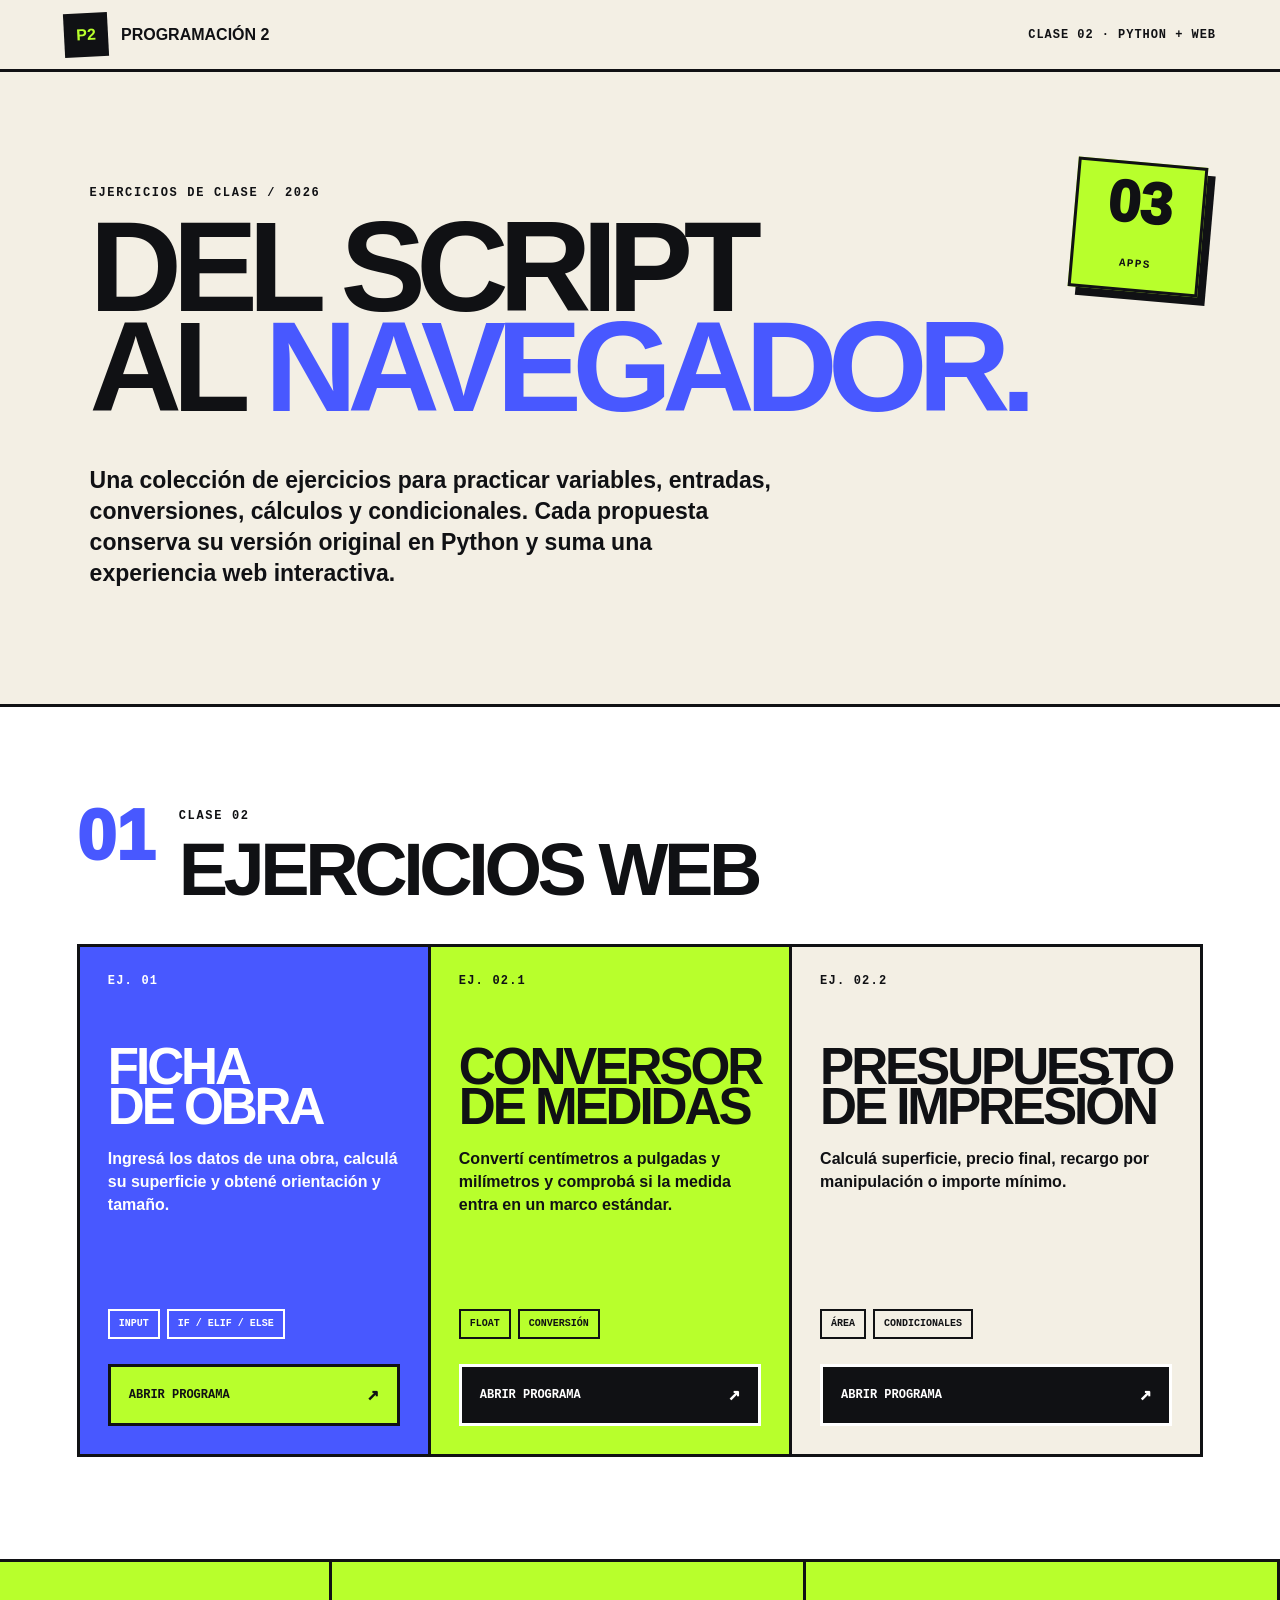
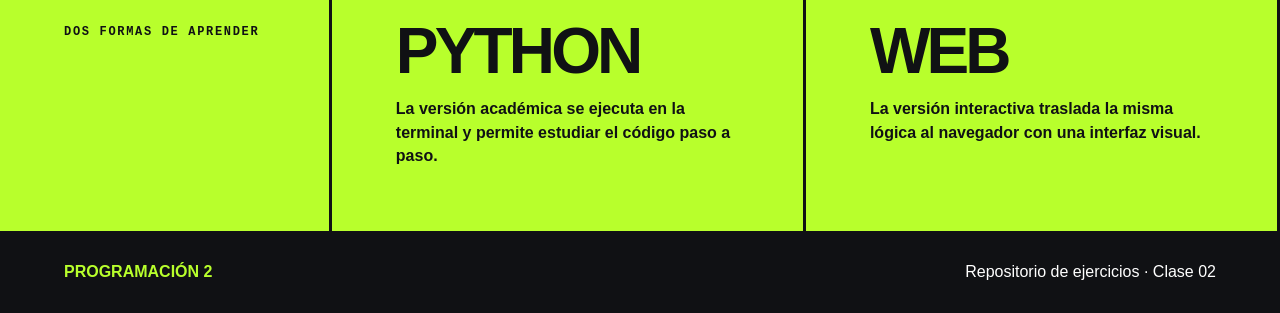
<file: index.html>
<!doctype html>
<html lang="es">
<head>
  <meta charset="utf-8">
  <meta name="viewport" content="width=device-width, initial-scale=1">
  <meta name="description" content="Ejercicios y versiones web de Programación 2.">
  <title>Programación 2 · Ejercicios web</title>
  <link rel="stylesheet" href="./styles.css">
</head>
<body>
  <header class="topbar">
    <a class="brand" href="./" aria-label="Inicio de Programación 2">
      <span>P2</span>
      <strong>PROGRAMACIÓN 2</strong>
    </a>
    <p>CLASE 02 · PYTHON + WEB</p>
  </header>

  <main>
    <section class="hero">
      <p class="eyebrow">EJERCICIOS DE CLASE / 2026</p>
      <h1>DEL SCRIPT<br>AL <em>NAVEGADOR.</em></h1>
      <p class="intro">Una colección de ejercicios para practicar variables, entradas, conversiones, cálculos y condicionales. Cada propuesta conserva su versión original en Python y suma una experiencia web interactiva.</p>
      <div class="stamp" aria-hidden="true">03<br><small>APPS</small></div>
    </section>

    <section class="catalog" aria-labelledby="catalog-title">
      <div class="section-heading">
        <span>01</span>
        <div>
          <p class="eyebrow">CLASE 02</p>
          <h2 id="catalog-title">EJERCICIOS WEB</h2>
        </div>
      </div>

      <div class="cards">
        <article class="card card-blue">
          <p class="number">EJ. 01</p>
          <h3>FICHA<br>DE OBRA</h3>
          <p>Ingresá los datos de una obra, calculá su superficie y obtené orientación y tamaño.</p>
          <div class="tags"><span>INPUT</span><span>IF / ELIF / ELSE</span></div>
          <a href="./clase-02/ficha_obra_web/">ABRIR PROGRAMA <b>↗</b></a>
        </article>

        <article class="card card-acid">
          <p class="number">EJ. 02.1</p>
          <h3>CONVERSOR<br>DE MEDIDAS</h3>
          <p>Convertí centímetros a pulgadas y milímetros y comprobá si la medida entra en un marco estándar.</p>
          <div class="tags"><span>FLOAT</span><span>CONVERSIÓN</span></div>
          <a href="./clase-02/conversor_web/">ABRIR PROGRAMA <b>↗</b></a>
        </article>

        <article class="card card-paper">
          <p class="number">EJ. 02.2</p>
          <h3>PRESUPUESTO<br>DE IMPRESIÓN</h3>
          <p>Calculá superficie, precio final, recargo por manipulación o importe mínimo.</p>
          <div class="tags"><span>ÁREA</span><span>CONDICIONALES</span></div>
          <a href="./clase-02/presupuesto_web/">ABRIR PROGRAMA <b>↗</b></a>
        </article>
      </div>
    </section>

    <section class="how">
      <p class="eyebrow">DOS FORMAS DE APRENDER</p>
      <div>
        <h2>PYTHON</h2>
        <p>La versión académica se ejecuta en la terminal y permite estudiar el código paso a paso.</p>
      </div>
      <div>
        <h2>WEB</h2>
        <p>La versión interactiva traslada la misma lógica al navegador con una interfaz visual.</p>
      </div>
    </section>
  </main>

  <footer>
    <strong>PROGRAMACIÓN 2</strong>
    <p>Repositorio de ejercicios · Clase 02</p>
  </footer>
</body>
</html>
</file>
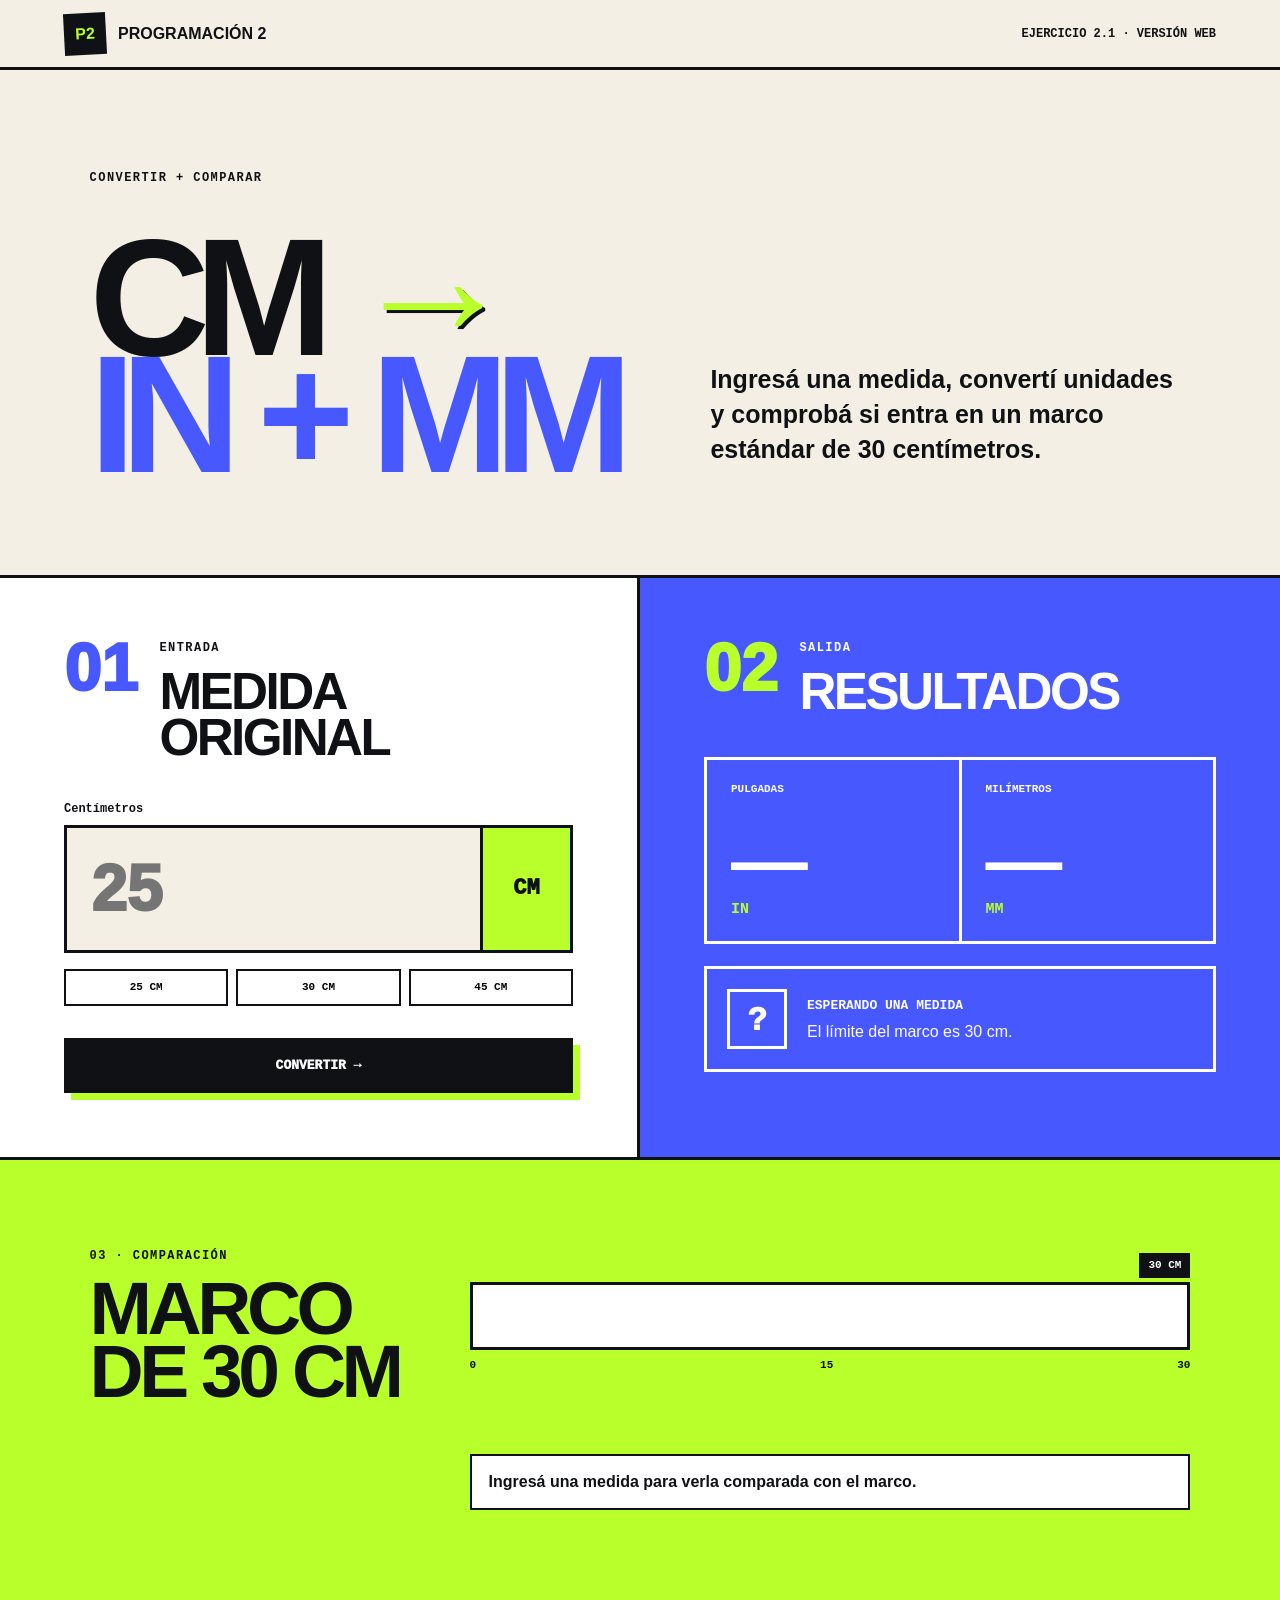
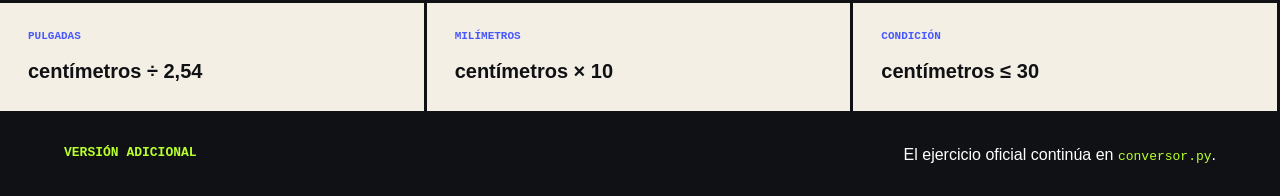
<file: clase-02/conversor_web/index.html>
<!doctype html>
<html lang="es">
<head>
  <meta charset="UTF-8">
  <meta name="viewport" content="width=device-width, initial-scale=1.0">
  <meta name="description" content="Conversor web de centímetros a pulgadas y milímetros.">
  <title>Conversor de medidas · Programación 2</title>
  <link rel="stylesheet" href="styles.css">
</head>
<body>
  <header class="topbar">
    <a class="brand" href="../ficha_obra_web/index.html"><span>P2</span> PROGRAMACIÓN 2</a>
    <p>EJERCICIO 2.1 · VERSIÓN WEB</p>
  </header>

  <main>
    <section class="hero">
      <p class="eyebrow">CONVERTIR + COMPARAR</p>
      <h1>CM <i>→</i><br><em>IN + MM</em></h1>
      <p>Ingresá una medida, convertí unidades y comprobá si entra en un marco estándar de 30 centímetros.</p>
    </section>

    <section class="converter" aria-label="Conversor de medidas">
      <form id="converter-form">
        <div class="step"><span>01</span><div><p class="eyebrow">ENTRADA</p><h2>MEDIDA ORIGINAL</h2></div></div>
        <label for="centimetros">Centímetros</label>
        <div class="measurement-input">
          <input id="centimetros" name="centimetros" type="number" min="0.01" step="0.01" placeholder="25" required>
          <b>CM</b>
        </div>
        <div class="quick-values" aria-label="Medidas de ejemplo">
          <button type="button" data-value="25">25 CM</button>
          <button type="button" data-value="30">30 CM</button>
          <button type="button" data-value="45">45 CM</button>
        </div>
        <p id="error" class="error" role="alert" hidden></p>
        <button class="convert-button" type="submit">CONVERTIR →</button>
      </form>

      <section class="results" aria-live="polite">
        <div class="step"><span>02</span><div><p class="eyebrow">SALIDA</p><h2>RESULTADOS</h2></div></div>
        <div class="result-grid">
          <article><span>PULGADAS</span><strong id="pulgadas">—</strong><small>IN</small></article>
          <article><span>MILÍMETROS</span><strong id="milimetros">—</strong><small>MM</small></article>
        </div>
        <div id="status" class="status waiting">
          <span id="status-symbol">?</span>
          <div><b id="status-title">ESPERANDO UNA MEDIDA</b><p id="status-text">El límite del marco es 30 cm.</p></div>
        </div>
      </section>
    </section>

    <section class="frame-check">
      <div class="frame-heading"><p class="eyebrow">03 · COMPARACIÓN</p><h2>MARCO DE 30 CM</h2></div>
      <div class="scale">
        <div class="scale-track"><i id="measure-bar"></i><span class="limit">30 CM</span></div>
        <div class="scale-labels"><span>0</span><span>15</span><span>30</span></div>
      </div>
      <p id="comparison-copy">Ingresá una medida para verla comparada con el marco.</p>
    </section>

    <aside class="formula">
      <div><span>PULGADAS</span><b>centímetros ÷ 2,54</b></div>
      <div><span>MILÍMETROS</span><b>centímetros × 10</b></div>
      <div><span>CONDICIÓN</span><b>centímetros ≤ 30</b></div>
    </aside>
  </main>

  <footer><span>VERSIÓN ADICIONAL</span><p>El ejercicio oficial continúa en <code>conversor.py</code>.</p></footer>
  <script src="app.js"></script>
</body>
</html>
</file>
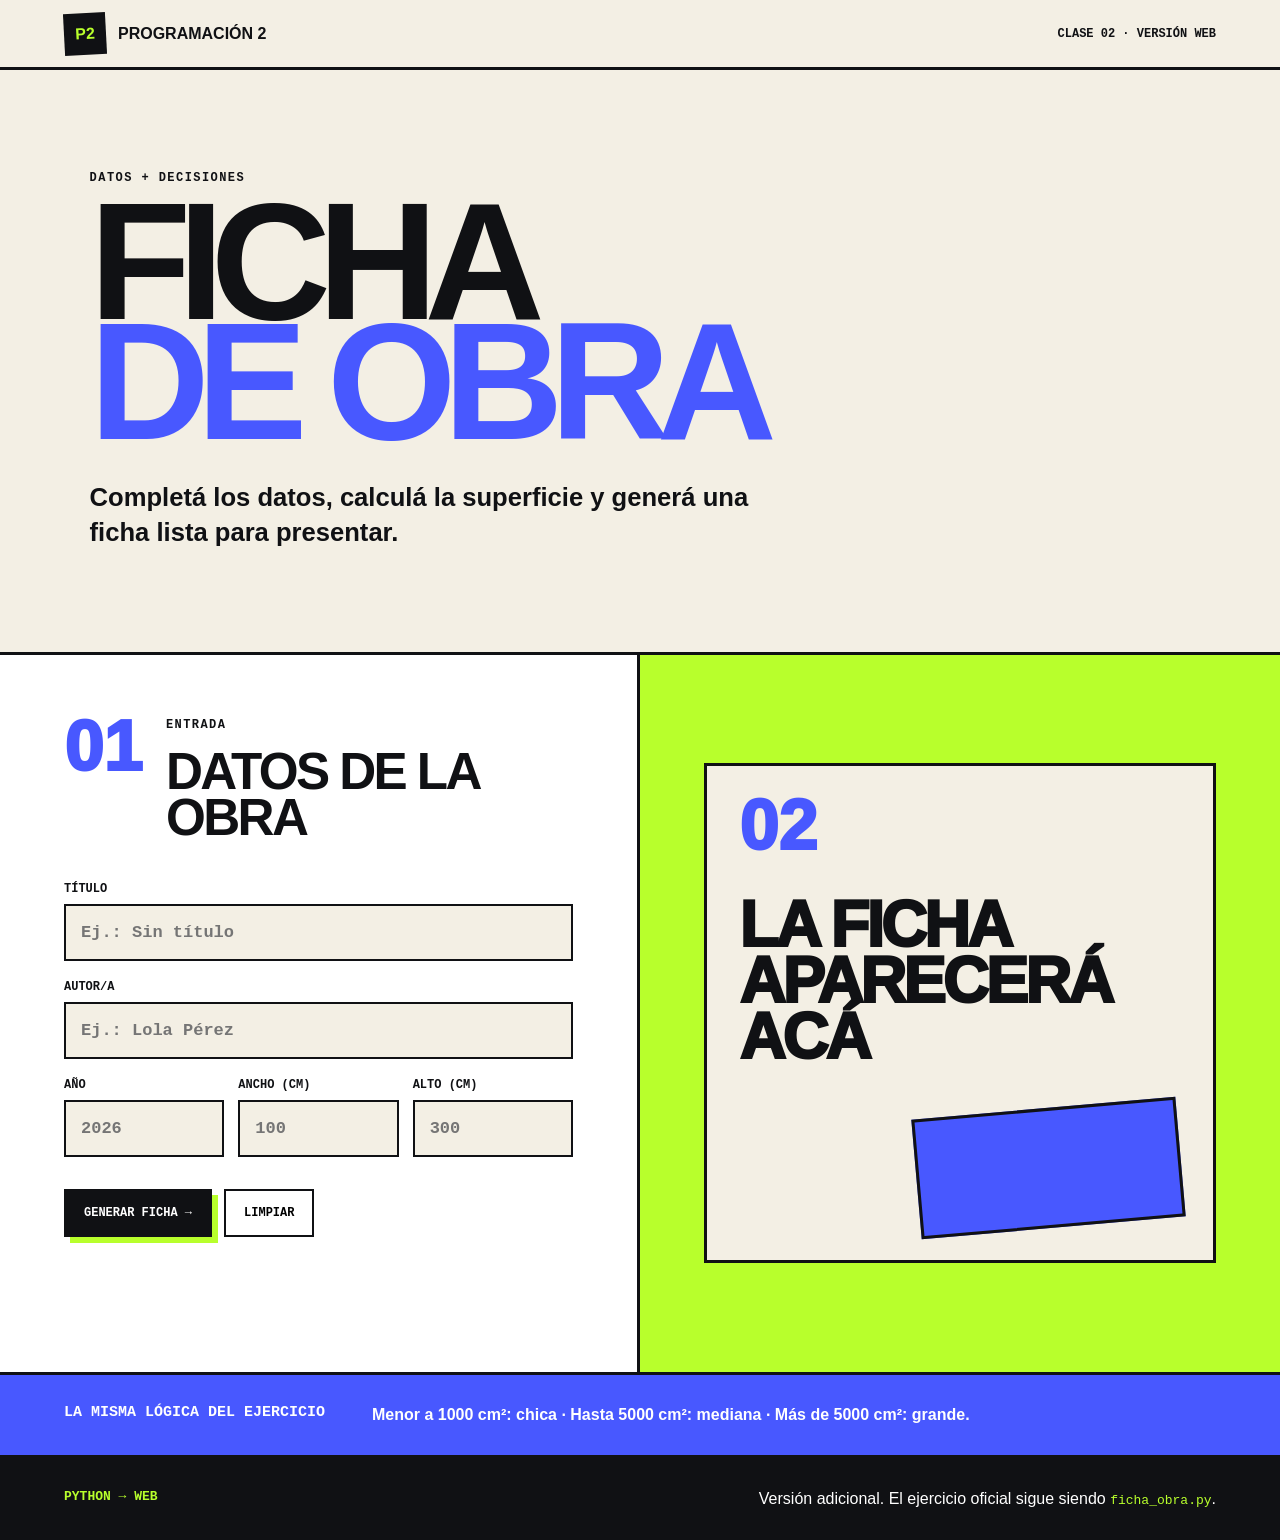
<file: clase-02/ficha_obra_web/index.html>
<!doctype html>
<html lang="es">
<head>
  <meta charset="UTF-8">
  <meta name="viewport" content="width=device-width, initial-scale=1.0">
  <meta name="description" content="Generador web de fichas técnicas de obra.">
  <title>Ficha de obra · Programación 2</title>
  <link rel="stylesheet" href="styles.css">
</head>
<body>
  <header class="topbar">
    <div class="brand"><span>P2</span> PROGRAMACIÓN 2</div>
    <p>CLASE 02 · VERSIÓN WEB</p>
  </header>

  <main>
    <section class="hero">
      <p class="eyebrow">DATOS + DECISIONES</p>
      <h1>FICHA<br><em>DE OBRA</em></h1>
      <p class="intro">Completá los datos, calculá la superficie y generá una ficha lista para presentar.</p>
    </section>

    <section class="workspace" aria-label="Generador de ficha técnica">
      <form id="obra-form">
        <div class="form-heading">
          <span>01</span>
          <div><p class="eyebrow">ENTRADA</p><h2>DATOS DE LA OBRA</h2></div>
        </div>

        <label>Título<input id="titulo" name="titulo" type="text" placeholder="Ej.: Sin título" required></label>
        <label>Autor/a<input id="autor" name="autor" type="text" placeholder="Ej.: Lola Pérez" required></label>
        <div class="field-row">
          <label>Año<input id="anio" name="anio" type="number" min="0" max="9999" placeholder="2026" required></label>
          <label>Ancho (cm)<input id="ancho" name="ancho" type="number" min="0.01" step="0.01" placeholder="100" required></label>
          <label>Alto (cm)<input id="alto" name="alto" type="number" min="0.01" step="0.01" placeholder="300" required></label>
        </div>
        <p id="form-error" class="error" role="alert" hidden></p>
        <div class="actions">
          <button class="primary" type="submit">GENERAR FICHA →</button>
          <button class="secondary" id="reset-button" type="reset">LIMPIAR</button>
        </div>
      </form>

      <section id="resultado" class="result" aria-live="polite">
        <div class="empty-result" id="empty-result">
          <span>02</span>
          <p>LA FICHA APARECERÁ ACÁ</p>
          <div class="shape"></div>
        </div>

        <article id="obra-card" class="obra-card" hidden>
          <div class="card-label">FICHA TÉCNICA · P2</div>
          <div class="art-preview" id="art-preview"><span id="preview-orientation">HORIZONTAL</span></div>
          <h2 id="resultado-titulo"></h2>
          <p class="author" id="resultado-autor"></p>
          <dl>
            <div><dt>AÑO</dt><dd id="resultado-anio"></dd></div>
            <div><dt>DIMENSIONES</dt><dd id="resultado-dimensiones"></dd></div>
            <div><dt>ÁREA</dt><dd id="resultado-area"></dd></div>
            <div><dt>ORIENTACIÓN</dt><dd id="resultado-orientacion"></dd></div>
            <div><dt>TAMAÑO</dt><dd id="resultado-tamanio"></dd></div>
          </dl>
        </article>
      </section>
    </section>

    <aside class="logic-note">
      <b>LA MISMA LÓGICA DEL EJERCICIO</b>
      <p>Menor a 1000 cm²: chica · Hasta 5000 cm²: mediana · Más de 5000 cm²: grande.</p>
    </aside>
  </main>

  <footer><span>PYTHON → WEB</span><p>Versión adicional. El ejercicio oficial sigue siendo <code>ficha_obra.py</code>.</p></footer>
  <script src="app.js"></script>
</body>
</html>
</file>
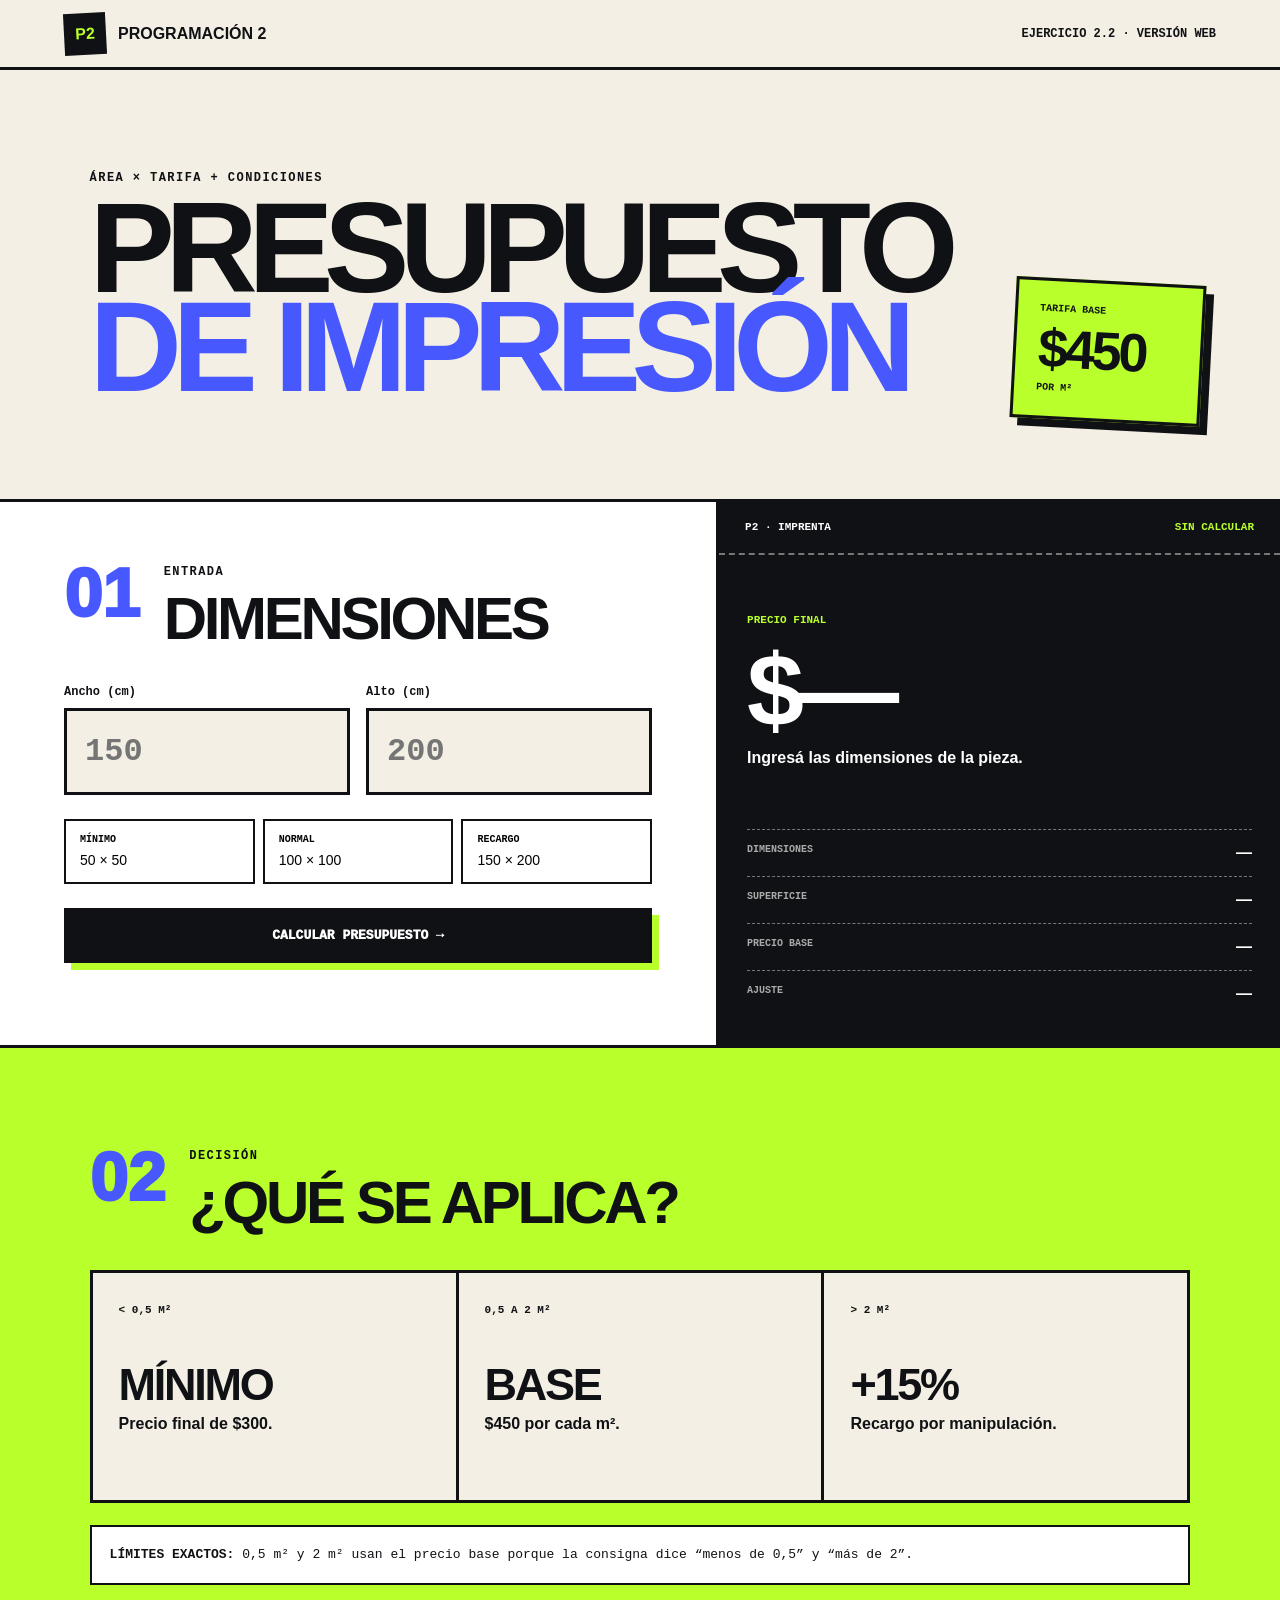
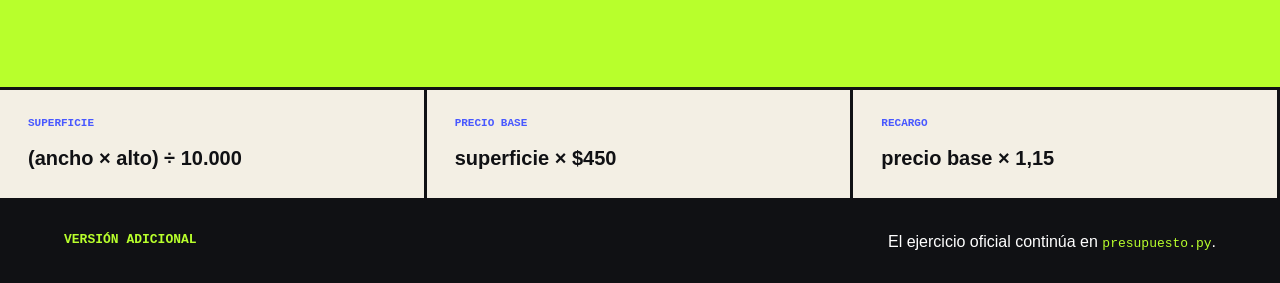
<file: clase-02/presupuesto_web/index.html>
<!doctype html>
<html lang="es">
<head>
  <meta charset="UTF-8">
  <meta name="viewport" content="width=device-width, initial-scale=1.0">
  <meta name="description" content="Calculadora web de presupuestos de impresión.">
  <title>Presupuesto de impresión · Programación 2</title>
  <link rel="stylesheet" href="styles.css">
</head>
<body>
  <header class="topbar">
    <a class="brand" href="../conversor_web/index.html"><span>P2</span> PROGRAMACIÓN 2</a>
    <p>EJERCICIO 2.2 · VERSIÓN WEB</p>
  </header>

  <main>
    <section class="hero">
      <p class="eyebrow">ÁREA × TARIFA + CONDICIONES</p>
      <h1>PRESUPUESTO<br><em>DE IMPRESIÓN</em></h1>
      <div class="rate"><span>TARIFA BASE</span><strong>$450</strong><small>POR M²</small></div>
    </section>

    <section class="calculator" aria-label="Calculadora de presupuesto">
      <form id="budget-form">
        <div class="section-title"><span>01</span><div><p class="eyebrow">ENTRADA</p><h2>DIMENSIONES</h2></div></div>
        <div class="field-grid">
          <label>Ancho (cm)<input id="ancho" type="number" min="0.01" step="0.01" placeholder="150" required></label>
          <label>Alto (cm)<input id="alto" type="number" min="0.01" step="0.01" placeholder="200" required></label>
        </div>
        <div class="presets" aria-label="Ejemplos rápidos">
          <button type="button" data-width="50" data-height="50"><b>MÍNIMO</b><span>50 × 50</span></button>
          <button type="button" data-width="100" data-height="100"><b>NORMAL</b><span>100 × 100</span></button>
          <button type="button" data-width="150" data-height="200"><b>RECARGO</b><span>150 × 200</span></button>
        </div>
        <p id="error" class="error" role="alert" hidden></p>
        <button class="calculate" type="submit">CALCULAR PRESUPUESTO →</button>
      </form>

      <section class="receipt" aria-live="polite">
        <div class="receipt-top"><span>P2 · IMPRENTA</span><b id="receipt-status">SIN CALCULAR</b></div>
        <div class="receipt-main">
          <p>PRECIO FINAL</p>
          <strong id="precio-final">$—</strong>
          <span id="detalle">Ingresá las dimensiones de la pieza.</span>
        </div>
        <dl>
          <div><dt>DIMENSIONES</dt><dd id="dimensiones">—</dd></div>
          <div><dt>SUPERFICIE</dt><dd id="superficie">—</dd></div>
          <div><dt>PRECIO BASE</dt><dd id="precio-base">—</dd></div>
          <div><dt>AJUSTE</dt><dd id="ajuste">—</dd></div>
        </dl>
      </section>
    </section>

    <section class="decision-map">
      <div class="section-title"><span>02</span><div><p class="eyebrow">DECISIÓN</p><h2>¿QUÉ SE APLICA?</h2></div></div>
      <div class="conditions">
        <article id="minimum-card"><span>&lt; 0,5 M²</span><h3>MÍNIMO</h3><p>Precio final de $300.</p></article>
        <article id="normal-card"><span>0,5 A 2 M²</span><h3>BASE</h3><p>$450 por cada m².</p></article>
        <article id="surcharge-card"><span>&gt; 2 M²</span><h3>+15%</h3><p>Recargo por manipulación.</p></article>
      </div>
      <p class="boundary-note"><b>LÍMITES EXACTOS:</b> 0,5 m² y 2 m² usan el precio base porque la consigna dice “menos de 0,5” y “más de 2”.</p>
    </section>

    <aside class="formula">
      <div><span>SUPERFICIE</span><b>(ancho × alto) ÷ 10.000</b></div>
      <div><span>PRECIO BASE</span><b>superficie × $450</b></div>
      <div><span>RECARGO</span><b>precio base × 1,15</b></div>
    </aside>
  </main>

  <footer><span>VERSIÓN ADICIONAL</span><p>El ejercicio oficial continúa en <code>presupuesto.py</code>.</p></footer>
  <script src="app.js"></script>
</body>
</html>
</file>
<file: styles.css>
:root{--ink:#101114;--paper:#f3efe4;--acid:#b8ff2c;--blue:#4858ff;--white:#fff}*{box-sizing:border-box}html{scroll-behavior:smooth}body{margin:0;background:var(--paper);color:var(--ink);font-family:Arial,Helvetica,sans-serif}a{color:inherit;text-decoration:none}.topbar{display:flex;justify-content:space-between;align-items:center;min-height:72px;padding:12px clamp(18px,5vw,72px);border-bottom:3px solid var(--ink);font-weight:900}.topbar p{margin:0;font:800 12px/1 monospace;letter-spacing:.08em}.brand{display:flex;align-items:center;gap:13px}.brand span{display:grid;place-items:center;width:44px;height:44px;background:var(--ink);color:var(--acid);transform:rotate(-3deg)}.eyebrow{margin:0 0 18px;font:900 12px/1 monospace;letter-spacing:.14em}.hero{position:relative;padding:clamp(62px,9vw,130px) clamp(18px,7vw,110px);border-bottom:3px solid var(--ink);overflow:hidden}.hero h1{max-width:1150px;margin:0;font-size:clamp(58px,10vw,148px);line-height:.78;letter-spacing:-.075em}.hero h1 em{color:var(--blue);font-style:normal}.intro{max-width:690px;margin:48px 0 0;font-size:clamp(17px,2vw,23px);line-height:1.35;font-weight:750}.stamp{position:absolute;right:clamp(20px,6vw,90px);top:clamp(36px,7vw,95px);display:grid;place-items:center;width:130px;height:130px;border:3px solid var(--ink);background:var(--acid);box-shadow:8px 8px 0 var(--ink);transform:rotate(5deg);font-size:58px;font-weight:950;line-height:.65}.stamp small{font:900 11px/1 monospace;letter-spacing:.12em}.catalog{padding:clamp(60px,8vw,110px) clamp(18px,6vw,92px);border-bottom:3px solid var(--ink);background:var(--white)}.section-heading{display:flex;gap:24px;align-items:flex-start;margin-bottom:45px}.section-heading>span{font-size:70px;line-height:.75;font-weight:950;color:var(--blue)}.section-heading h2{margin:0;font-size:clamp(40px,6vw,74px);line-height:.8;letter-spacing:-.06em}.cards{display:grid;grid-template-columns:repeat(3,1fr);border-top:3px solid var(--ink);border-left:3px solid var(--ink)}.card{display:flex;flex-direction:column;min-height:510px;padding:28px;border-right:3px solid var(--ink);border-bottom:3px solid var(--ink)}.card-blue{background:var(--blue);color:var(--white)}.card-acid{background:var(--acid)}.card-paper{background:var(--paper)}.number{margin:0;font:900 12px/1 monospace;letter-spacing:.1em}.card h3{margin:60px 0 20px;font-size:clamp(36px,4vw,58px);line-height:.78;letter-spacing:-.06em}.card>p:not(.number){margin:0 0 28px;line-height:1.45;font-weight:750}.tags{display:flex;flex-wrap:wrap;gap:7px;margin:auto 0 25px}.tags span{padding:8px 9px;border:2px solid currentColor;font:850 10px/1 monospace}.card a{display:flex;justify-content:space-between;align-items:center;padding:18px;border:3px solid currentColor;background:var(--ink);color:var(--white);font:900 12px/1 monospace}.card-blue a{background:var(--acid);color:var(--ink)}.card a:hover{transform:translate(-4px,-4px);box-shadow:6px 6px 0 currentColor}.card a b{font-size:20px}.how{display:grid;grid-template-columns:.7fr 1fr 1fr;background:var(--acid)}.how>*{margin:0;padding:clamp(30px,5vw,70px);border-right:3px solid var(--ink)}.how h2{margin:0 0 20px;font-size:clamp(40px,5vw,70px);line-height:.8;letter-spacing:-.06em}.how p:not(.eyebrow){margin:0;max-width:390px;font-weight:750;line-height:1.45}footer{display:flex;justify-content:space-between;gap:30px;padding:32px clamp(18px,5vw,72px);background:var(--ink);color:var(--white)}footer strong{color:var(--acid)}footer p{margin:0}@media(max-width:900px){.stamp{position:static;margin:42px 0 0}.cards,.how{grid-template-columns:1fr}.card{min-height:440px}.how>*{border-right:0;border-bottom:3px solid var(--ink)}}@media(max-width:560px){.topbar p{display:none}.hero h1{font-size:54px}.intro{margin-top:34px}.section-heading>span{font-size:48px}.card h3{margin-top:42px}footer{flex-direction:column}}@media(prefers-reduced-motion:reduce){html{scroll-behavior:auto}.card a{transition:none}}
</file>
<file: clase-02/conversor_web/styles.css>
:root { --ink:#101114; --paper:#f3efe4; --acid:#b8ff2c; --blue:#4858ff; --white:#fff; --red:#ff5c45; }
* { box-sizing:border-box; }
body { margin:0; background:var(--paper); color:var(--ink); font-family:Arial,Helvetica,sans-serif; }
a { color:inherit; text-decoration:none; }button,input { font:inherit; }.eyebrow { margin:0 0 15px; font:900 12px/1 monospace; letter-spacing:.12em; }
.topbar { display:flex; justify-content:space-between; align-items:center; min-height:70px; padding:12px clamp(18px,5vw,72px); border-bottom:3px solid var(--ink); font-weight:900; }.topbar p{margin:0;font:800 12px/1 monospace}.brand{display:flex;align-items:center;gap:12px}.brand>span{display:grid;place-items:center;width:42px;height:42px;background:var(--ink);color:var(--acid);transform:rotate(-3deg)}
.hero { display:grid; grid-template-columns:1fr minmax(260px,480px); align-items:end; gap:40px; padding:clamp(60px,8vw,120px) clamp(18px,7vw,110px); border-bottom:3px solid var(--ink); }.hero>.eyebrow{grid-column:1/-1}.hero h1{margin:0;font-size:clamp(72px,13vw,180px);line-height:.7;letter-spacing:-.09em}.hero h1 i{color:var(--acid);font-style:normal;text-shadow:3px 3px 0 var(--ink)}.hero h1 em{color:var(--blue);font-style:normal}.hero>p:last-child{margin:0 0 5px;font-size:clamp(18px,2vw,25px);line-height:1.4;font-weight:650}
.converter { display:grid; grid-template-columns:1fr 1fr; border-bottom:3px solid var(--ink); }.converter>form,.results{padding:clamp(30px,5vw,72px)}.converter>form{border-right:3px solid var(--ink);background:white}.results{background:var(--blue);color:white}.step{display:flex;gap:22px;align-items:flex-start;margin-bottom:42px}.step>span{font-size:66px;line-height:.8;font-weight:950;color:var(--blue)}.results .step>span{color:var(--acid)}.step h2{margin:0;font-size:clamp(30px,4vw,52px);line-height:.9;letter-spacing:-.05em}
label{display:block;margin-bottom:10px;font:900 12px/1 monospace}.measurement-input{display:grid;grid-template-columns:1fr auto;border:3px solid var(--ink);background:var(--paper)}.measurement-input input{min-width:0;padding:24px;border:0;outline:none;background:transparent;font-size:clamp(30px,5vw,64px);font-weight:950}.measurement-input b{display:grid;place-items:center;min-width:90px;padding:15px;border-left:3px solid var(--ink);background:var(--acid);font:950 22px/1 monospace}.measurement-input:focus-within{box-shadow:8px 8px 0 var(--blue)}.quick-values{display:flex;gap:8px;margin:16px 0 32px}.quick-values button{flex:1;padding:11px;border:2px solid var(--ink);background:white;cursor:pointer;font:900 11px/1 monospace}.quick-values button:hover{background:var(--acid)}.convert-button{width:100%;padding:18px;border:3px solid var(--ink);background:var(--ink);color:white;box-shadow:7px 7px 0 var(--acid);cursor:pointer;font:950 13px/1 monospace}.convert-button:hover{color:var(--acid)}.error{padding:14px;border:2px solid var(--ink);background:var(--red);font-weight:800}
.result-grid{display:grid;grid-template-columns:1fr 1fr;border-top:3px solid white;border-left:3px solid white}.result-grid article{min-width:0;padding:24px;border-right:3px solid white;border-bottom:3px solid white}.result-grid span{display:block;font:850 11px/1 monospace}.result-grid strong{display:block;margin:35px 0 8px;font-size:clamp(42px,6vw,78px);line-height:.8;letter-spacing:-.06em;overflow-wrap:anywhere}.result-grid small{font:900 15px/1 monospace;color:var(--acid)}.status{display:flex;gap:20px;align-items:center;margin-top:22px;padding:20px;border:3px solid white}.status>span{display:grid;place-items:center;flex:0 0 auto;width:60px;height:60px;border:3px solid currentColor;font-size:32px;font-weight:950}.status b{font:900 13px/1.2 monospace}.status p{margin:8px 0 0;line-height:1.4}.status.success{background:var(--acid);color:var(--ink);border-color:var(--ink)}.status.fail{background:var(--red);color:var(--ink);border-color:var(--ink)}
.frame-check{display:grid;grid-template-columns:330px 1fr;gap:50px;padding:clamp(55px,7vw,100px) clamp(18px,7vw,110px);border-bottom:3px solid var(--ink);background:var(--acid)}.frame-heading h2{margin:0;font-size:clamp(40px,6vw,75px);line-height:.85;letter-spacing:-.06em}.scale{align-self:center}.scale-track{position:relative;height:68px;border:3px solid var(--ink);background:white;overflow:visible}.scale-track i{display:block;width:0;height:100%;background:var(--blue);transition:width .35s ease}.limit{position:absolute;right:-3px;top:-32px;padding:7px 9px;background:var(--ink);color:white;font:900 11px/1 monospace}.scale-labels{display:flex;justify-content:space-between;margin-top:10px;font:900 11px/1 monospace}.frame-check>p{grid-column:2;margin:0;padding:17px;border:2px solid var(--ink);background:white;font-weight:750}.formula{display:grid;grid-template-columns:repeat(3,1fr);border-bottom:3px solid var(--ink)}.formula>div{display:flex;flex-direction:column;gap:18px;padding:28px;border-right:3px solid var(--ink)}.formula span{font:850 11px/1 monospace;color:var(--blue)}.formula b{font-size:20px}footer{display:flex;justify-content:space-between;gap:30px;padding:32px clamp(18px,5vw,72px);background:var(--ink);color:white}footer span{color:var(--acid);font:900 13px/1 monospace}footer p{margin:0}footer code{color:var(--acid)}
@media(max-width:850px){.hero,.converter,.frame-check{grid-template-columns:1fr}.hero>.eyebrow,.frame-check>p{grid-column:auto}.converter>form{border-right:0;border-bottom:3px solid var(--ink)}.formula{grid-template-columns:1fr}.formula>div{border-right:0;border-bottom:3px solid var(--ink)}}
@media(max-width:520px){.topbar p{display:none}.hero h1{font-size:70px}.result-grid{grid-template-columns:1fr}.quick-values{flex-direction:column}.step>span{font-size:48px}footer{flex-direction:column}}
@media(prefers-reduced-motion:reduce){.scale-track i{transition:none}}
</file>
<file: clase-02/ficha_obra_web/styles.css>
:root { --ink:#101114; --paper:#f3efe4; --acid:#b8ff2c; --blue:#4858ff; --white:#fff; --red:#ff5c45; }
* { box-sizing:border-box; }
body { margin:0; background:var(--paper); color:var(--ink); font-family:Arial,Helvetica,sans-serif; }
button,input { font:inherit; }
.topbar { display:flex; justify-content:space-between; align-items:center; min-height:70px; padding:12px clamp(18px,5vw,72px); border-bottom:3px solid var(--ink); font-weight:900; }
.topbar p { margin:0; font:800 12px/1 monospace; }.brand { display:flex; align-items:center; gap:12px; }.brand>span { display:grid; place-items:center; width:42px; height:42px; background:var(--ink); color:var(--acid); transform:rotate(-3deg); }
.hero { padding:clamp(58px,8vw,120px) clamp(18px,7vw,110px); border-bottom:3px solid var(--ink); }.eyebrow { margin:0 0 18px; font:900 12px/1 monospace; letter-spacing:.12em; }.hero h1 { margin:0; max-width:1050px; font-size:clamp(64px,13vw,180px); line-height:.72; letter-spacing:-.08em; }.hero h1 em { color:var(--blue); font-style:normal; }.intro { max-width:700px; margin:38px 0 0; font-size:clamp(18px,2vw,26px); line-height:1.35; font-weight:650; }
.workspace { display:grid; grid-template-columns:1fr 1fr; min-height:720px; border-bottom:3px solid var(--ink); }.workspace>form,.result { padding:clamp(26px,5vw,72px); }.workspace>form { border-right:3px solid var(--ink); background:white; }.form-heading { display:flex; gap:24px; align-items:flex-start; margin-bottom:42px; }.form-heading>span,.empty-result>span { font-size:70px; line-height:.8; font-weight:950; color:var(--blue); }.form-heading h2 { margin:0; font-size:clamp(30px,4vw,54px); line-height:.9; letter-spacing:-.05em; }
label { display:flex; flex-direction:column; gap:9px; margin-bottom:20px; font:850 12px/1 monospace; text-transform:uppercase; }.field-row { display:grid; grid-template-columns:repeat(3,1fr); gap:14px; }input { width:100%; padding:17px 15px; border:2px solid var(--ink); border-radius:0; background:var(--paper); outline:none; font-size:17px; }input:focus { background:white; box-shadow:5px 5px 0 var(--blue); }.actions { display:flex; flex-wrap:wrap; gap:12px; margin-top:12px; }button { padding:16px 18px; border:2px solid var(--ink); cursor:pointer; font:900 12px/1 monospace; }.primary { background:var(--ink); color:white; box-shadow:6px 6px 0 var(--acid); }.primary:hover { color:var(--acid); }.secondary { background:white; }.secondary:hover { background:var(--acid); }.error { padding:14px; border:2px solid var(--ink); background:var(--red); font-weight:800; }
.result { display:grid; place-items:center; background:var(--acid); }.empty-result { width:100%; min-height:500px; display:flex; flex-direction:column; justify-content:space-between; border:3px solid var(--ink); padding:32px; background:var(--paper); }.empty-result p { max-width:330px; margin:0; font-size:clamp(34px,5vw,64px); line-height:.88; font-weight:950; letter-spacing:-.05em; }.shape { width:60%; height:120px; align-self:flex-end; border:3px solid var(--ink); background:var(--blue); transform:rotate(-5deg); }
.obra-card { width:min(100%,620px); padding:clamp(24px,4vw,44px); border:3px solid var(--ink); background:var(--paper); box-shadow:12px 12px 0 var(--ink); }.card-label { display:inline-block; padding:8px 10px; background:var(--ink); color:var(--acid); font:900 11px/1 monospace; }.art-preview { display:grid; place-items:center; width:100%; min-height:180px; margin:28px 0; border:3px solid var(--ink); background:var(--blue); overflow:hidden; }.art-preview::before { content:""; width:45%; height:45%; border:3px solid var(--ink); background:var(--acid); transform:rotate(12deg); }.art-preview span { position:absolute; padding:7px 9px; background:var(--ink); color:white; font:850 10px/1 monospace; }.obra-card h2 { margin:0; font-size:clamp(38px,5vw,70px); line-height:.88; letter-spacing:-.06em; overflow-wrap:anywhere; }.author { margin:14px 0 30px; font-size:20px; font-weight:700; }.obra-card dl { margin:0; border-top:3px solid var(--ink); }.obra-card dl div { display:flex; justify-content:space-between; gap:20px; padding:13px 0; border-bottom:1px solid var(--ink); }.obra-card dt { font:850 11px/1.3 monospace; }.obra-card dd { margin:0; text-align:right; font-weight:850; }
.logic-note { display:grid; grid-template-columns:280px 1fr; gap:28px; padding:28px clamp(18px,5vw,72px); border-bottom:3px solid var(--ink); background:var(--blue); color:white; }.logic-note b { font:900 15px/1.3 monospace; }.logic-note p { margin:0; line-height:1.5; font-weight:650; }footer { display:flex; justify-content:space-between; gap:30px; padding:32px clamp(18px,5vw,72px); background:var(--ink); color:white; }footer span { color:var(--acid); font:900 13px/1 monospace; }footer p{margin:0;}footer code{color:var(--acid);}
@media (max-width:850px) { .workspace { grid-template-columns:1fr; }.workspace>form { border-right:0; border-bottom:3px solid var(--ink); }.field-row { grid-template-columns:1fr; }.logic-note { grid-template-columns:1fr; } }
@media (max-width:520px) { .topbar p{display:none}.hero h1{font-size:64px}.form-heading>span,.empty-result>span{font-size:50px}.workspace>form,.result{padding:26px 18px}.obra-card dl div{flex-direction:column;gap:6px}.obra-card dd{text-align:left}footer{flex-direction:column} }
@media (prefers-reduced-motion:reduce) { * { scroll-behavior:auto!important; } }
</file>
<file: clase-02/presupuesto_web/styles.css>
:root{--ink:#101114;--paper:#f3efe4;--acid:#b8ff2c;--blue:#4858ff;--white:#fff;--red:#ff5c45}*{box-sizing:border-box}body{margin:0;background:var(--paper);color:var(--ink);font-family:Arial,Helvetica,sans-serif}a{color:inherit;text-decoration:none}button,input{font:inherit}.eyebrow{margin:0 0 15px;font:900 12px/1 monospace;letter-spacing:.12em}.topbar{display:flex;justify-content:space-between;align-items:center;min-height:70px;padding:12px clamp(18px,5vw,72px);border-bottom:3px solid var(--ink);font-weight:900}.topbar p{margin:0;font:800 12px/1 monospace}.brand{display:flex;align-items:center;gap:12px}.brand>span{display:grid;place-items:center;width:42px;height:42px;background:var(--ink);color:var(--acid);transform:rotate(-3deg)}
.hero{position:relative;padding:clamp(60px,8vw,120px) clamp(18px,7vw,110px);border-bottom:3px solid var(--ink);overflow:hidden}.hero h1{max-width:1100px;margin:0;font-size:clamp(60px,10vw,145px);line-height:.77;letter-spacing:-.075em}.hero h1 em{color:var(--blue);font-style:normal}.rate{position:absolute;right:clamp(18px,6vw,90px);bottom:clamp(26px,6vw,80px);display:flex;flex-direction:column;width:190px;padding:22px;border:3px solid var(--ink);background:var(--acid);box-shadow:8px 8px 0 var(--ink);transform:rotate(3deg)}.rate span,.rate small{font:900 10px/1.2 monospace}.rate strong{margin:12px 0;font-size:54px;line-height:.8;letter-spacing:-.06em}
.calculator{display:grid;grid-template-columns:1fr minmax(360px,.78fr);border-bottom:3px solid var(--ink)}.calculator>form{padding:clamp(30px,5vw,72px);border-right:3px solid var(--ink);background:white}.section-title{display:flex;gap:24px;align-items:flex-start;margin-bottom:42px}.section-title>span{font-size:68px;line-height:.8;font-weight:950;color:var(--blue)}.section-title h2{margin:0;font-size:clamp(34px,5vw,60px);line-height:.85;letter-spacing:-.055em}.field-grid{display:grid;grid-template-columns:1fr 1fr;gap:16px}label{display:flex;flex-direction:column;gap:10px;font:900 12px/1 monospace}input{width:100%;padding:22px 18px;border:3px solid var(--ink);border-radius:0;background:var(--paper);outline:none;font-size:32px;font-weight:900}input:focus{background:white;box-shadow:6px 6px 0 var(--blue)}.presets{display:grid;grid-template-columns:repeat(3,1fr);gap:8px;margin:24px 0}.presets button{display:flex;flex-direction:column;gap:7px;padding:14px;border:2px solid var(--ink);background:white;cursor:pointer;text-align:left}.presets button:hover{background:var(--acid)}.presets b{font:900 10px/1 monospace}.presets span{font-size:14px}.calculate{width:100%;padding:18px;border:3px solid var(--ink);background:var(--ink);color:white;box-shadow:7px 7px 0 var(--acid);cursor:pointer;font:950 13px/1 monospace}.calculate:hover{color:var(--acid)}.error{padding:14px;border:2px solid var(--ink);background:var(--red);font-weight:800}
.receipt{display:flex;flex-direction:column;background:var(--ink);color:white}.receipt-top{display:flex;justify-content:space-between;gap:20px;padding:20px 26px;border-bottom:2px dashed #777;font:850 11px/1 monospace}.receipt-top b{color:var(--acid)}.receipt-main{padding:clamp(30px,5vw,60px) 28px}.receipt-main p{margin:0;font:900 11px/1 monospace;color:var(--acid)}.receipt-main strong{display:block;margin:26px 0 18px;font-size:clamp(62px,8vw,110px);line-height:.75;letter-spacing:-.07em;overflow-wrap:anywhere}.receipt-main span{font-weight:750;line-height:1.4}.receipt dl{margin:auto 0 0;padding:0 28px 28px}.receipt dl div{display:flex;justify-content:space-between;gap:20px;padding:14px 0;border-top:1px dashed #777}.receipt dt{font:800 10px/1.2 monospace;color:#aaa}.receipt dd{margin:0;text-align:right;font-weight:850}
.decision-map{padding:clamp(60px,8vw,110px) clamp(18px,7vw,110px);border-bottom:3px solid var(--ink);background:var(--acid)}.conditions{display:grid;grid-template-columns:repeat(3,1fr);border-top:3px solid var(--ink);border-left:3px solid var(--ink)}.conditions article{min-height:230px;padding:26px;border-right:3px solid var(--ink);border-bottom:3px solid var(--ink);background:var(--paper);transition:transform .2s,background .2s}.conditions article.active{background:var(--blue);color:white;transform:translateY(-10px);box-shadow:0 10px 0 var(--ink)}.conditions article>span{font:900 11px/1 monospace}.conditions h3{margin:50px 0 12px;font-size:45px;line-height:.8;letter-spacing:-.05em}.conditions p{margin:0;font-weight:700}.boundary-note{margin:22px 0 0;padding:18px;border:2px solid var(--ink);background:white;font-family:monospace;line-height:1.5}.formula{display:grid;grid-template-columns:repeat(3,1fr);border-bottom:3px solid var(--ink)}.formula>div{display:flex;flex-direction:column;gap:18px;padding:28px;border-right:3px solid var(--ink)}.formula span{font:850 11px/1 monospace;color:var(--blue)}.formula b{font-size:20px}footer{display:flex;justify-content:space-between;gap:30px;padding:32px clamp(18px,5vw,72px);background:var(--ink);color:white}footer span{color:var(--acid);font:900 13px/1 monospace}footer p{margin:0}footer code{color:var(--acid)}
@media(max-width:900px){.rate{position:static;margin:40px 0 0}.calculator{grid-template-columns:1fr}.calculator>form{border-right:0;border-bottom:3px solid var(--ink)}.conditions,.formula{grid-template-columns:1fr}.formula>div{border-right:0;border-bottom:3px solid var(--ink)}}@media(max-width:560px){.topbar p{display:none}.hero h1{font-size:55px}.field-grid,.presets{grid-template-columns:1fr}.section-title>span{font-size:48px}.receipt-main strong{font-size:64px}footer{flex-direction:column}}@media(prefers-reduced-motion:reduce){.conditions article{transition:none}}
</file>
